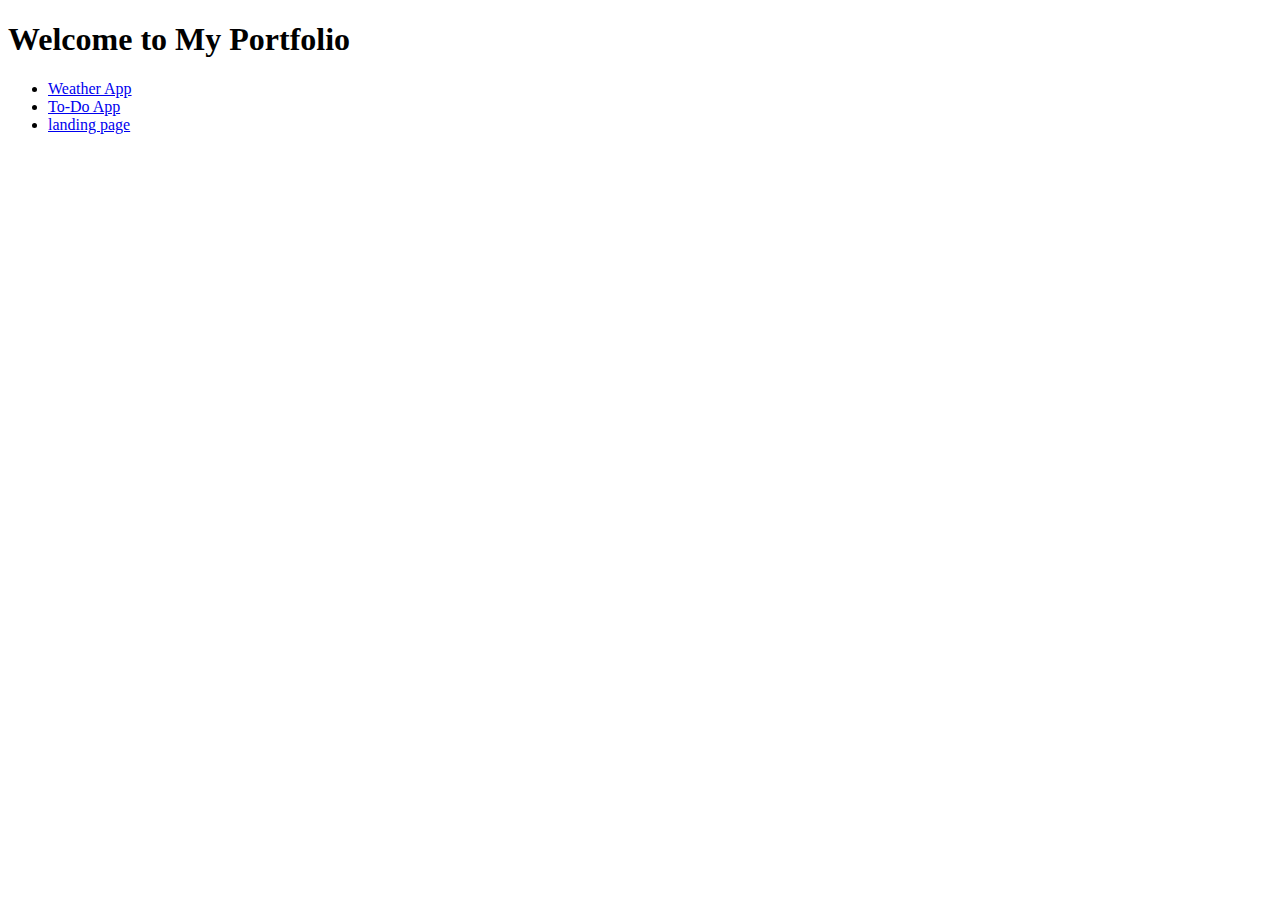
<file: index.html>
<!DOCTYPE html>
<html lang="en">
    <head>
        <meta charset="UTF-8">
        <title> My Portfolio</title>
    </head>
    <body>
        <h1>Welcome to My Portfolio</h1>
        <ul>
            <li>
                <a href="weather-app/">Weather App</a>
            </li>
            <li><a href="todo-app/">To-Do App</a></li>
            <li> <a href="landing page/">landing page</a></li>
        </ul>
    </body>
</html>
</file>
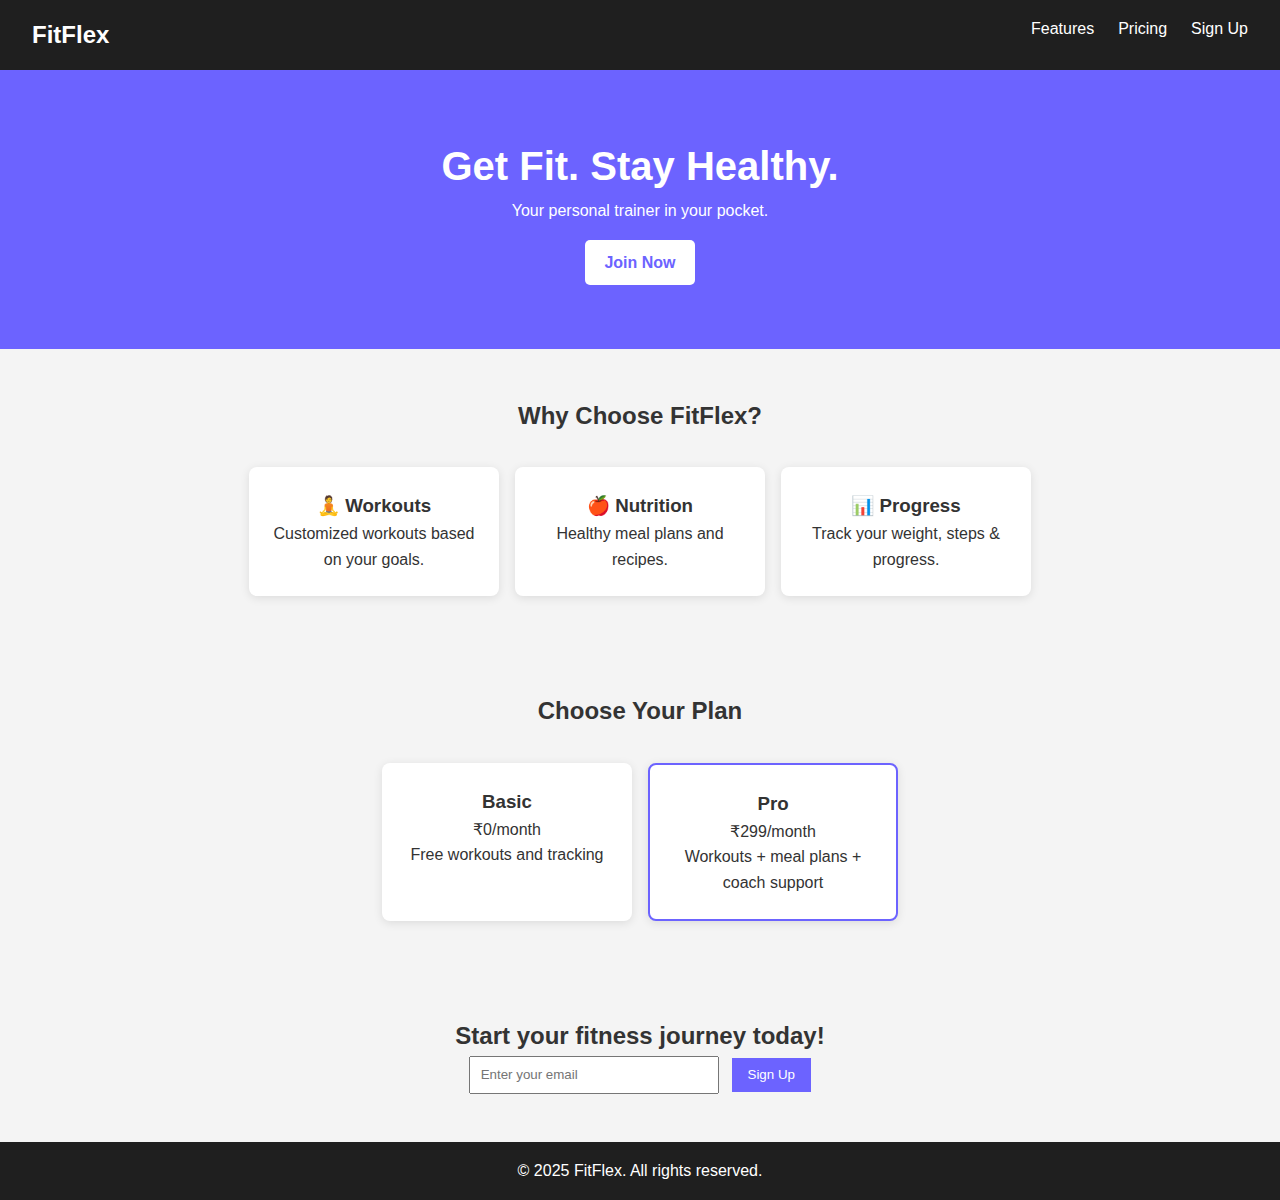
<file: landing page/index.html>
<!DOCTYPE html>
<html lang="en">

<head>
    <meta charset="UTF-8" />
    <meta name="viewport" content="width=device-width, initial-scale=1.0" />
    <title>FitFlex - Fitness App</title>
    <link rel="stylesheet" href="style.css" />
</head>

<body>

    <!-- Navbar -->
    <header class="navbar">
        <div class="logo">FitFlex</div>
        <nav>
            <ul class="nav-links">
                <li><a href="#features">Features</a></li>
                <li><a href="#pricing">Pricing</a></li>
                <li><a href="#signup">Sign Up</a></li>
            </ul>
        </nav>
    </header>

    <!-- Hero Section -->
    <section class="hero">
        <h1>Get Fit. Stay Healthy.</h1>
        <p>Your personal trainer in your pocket.</p>
        <a href="#signup" class="btn">Join Now</a>
    </section>

    <!-- Features -->
    <section id="features" class="features">
        <h2>Why Choose FitFlex?</h2>
        <div class="cards">
            <div class="card">
                <h3>🧘 Workouts</h3>
                <p>Customized workouts based on your goals.</p>
            </div>
            <div class="card">
                <h3>🍎 Nutrition</h3>
                <p>Healthy meal plans and recipes.</p>
            </div>
            <div class="card">
                <h3>📊 Progress</h3>
                <p>Track your weight, steps & progress.</p>
            </div>
        </div>
    </section>

    <!-- Pricing -->
    <section id="pricing" class="pricing">
        <h2>Choose Your Plan</h2>
        <div class="cards">
            <div class="card">
                <h3>Basic</h3>
                <p>₹0/month</p>
                <p>Free workouts and tracking</p>
            </div>
            <div class="card premium">
                <h3>Pro</h3>
                <p>₹299/month</p>
                <p>Workouts + meal plans + coach support</p>
            </div>
        </div>
    </section>

    <!-- Signup -->
    <section id="signup" class="signup">
        <h2>Start your fitness journey today!</h2>
        <form>
            <input type="email" placeholder="Enter your email" required />
            <button type="submit">Sign Up</button>
        </form>
    </section>

    <!-- Footer -->
    <footer>
        <p>© 2025 FitFlex. All rights reserved.</p>
    </footer>

</body>

</html>
</file>
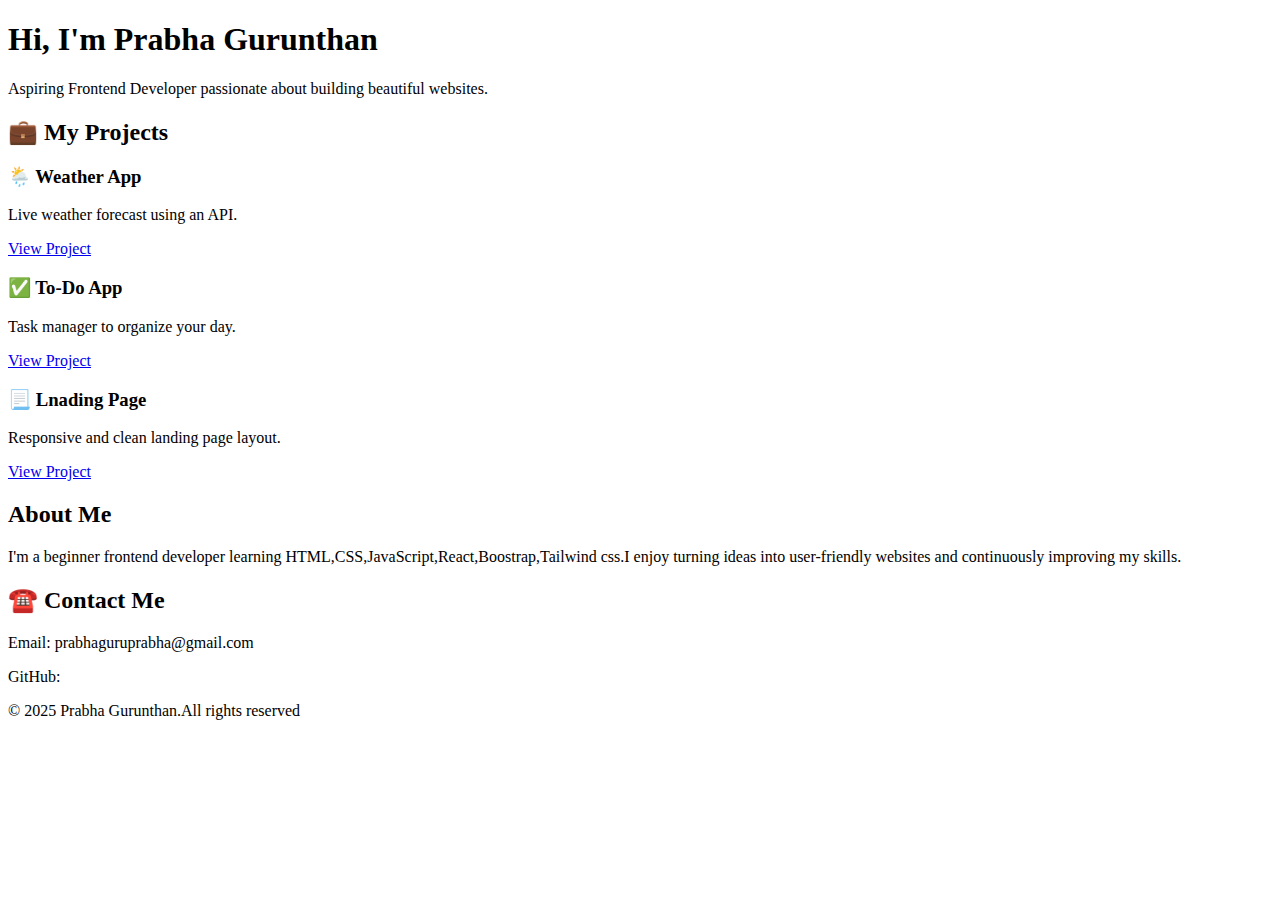
<file: portfolio/index.html>
<!DOCTYPE html>
<html lang="en">
    <head>
        <meta charset="UTF-8">
        <title> Prabha Gurunthan| Frontend Developer</title>
        <linl rel="stylesheet" href="style.css">
    </head>
    <body>
        <header class="hero">
            <h1> Hi, I'm Prabha Gurunthan</h1>
            <p> Aspiring Frontend Developer passionate about building beautiful websites.</p>
        </header>
        <section class="projects">
            <h2> 💼 My Projects</h2>
            <div class="project-llist">
                <div class="project">
                    <h3>🌦️ Weather App</h3>
                    <p>Live weather forecast using an API.</p>
                    <a href=
                   " https://prabha-gurunathan13.github.io/portfolio-project-my-website/weather-app" target="_blank">
                View Project</a>
                    
                </div>
                
                    <div class="project">
                        <h3>✅ To-Do App</h3>
                        <p>Task manager to organize your day.</p>
                        <a href=" https://prabha-gurunathan13.github.io/portfolio-project-my-website/todo- app" target="_blank">
                            View Project</a>
                
                        </div><div class="project">
                            <h3>📃 Lnading Page</h3>
                            <p>Responsive and clean landing page layout.</p>
                            <a href=" https://prabha-gurunathan13.github.io/portfolio-project-my-website/landing page" target="_blank">
                                View Project</a>
                        
                        </div>
    


            </div>
        </section>
        <section class="about">
            <h2> About Me</h2>
            <p>I'm a beginner frontend developer learning HTML,CSS,JavaScript,React,Boostrap,Tailwind css.I enjoy turning ideas into user-friendly websites and continuously improving my skills.</p>
        </section>
        <section class="contact">
            <h2>☎️ Contact Me</h2>
            <p>Email: prabhaguruprabha@gmail.com</p>
            <p>GitHub: <a href="https://prabha-gurunathan13.github.io/portfolio-project-my-website/"></a></p>
        </section>
        <footer>
            <p>&copy; 2025 Prabha Gurunthan.All rights reserved</p>
        </footer>

    </body>
    
</html>
</file>
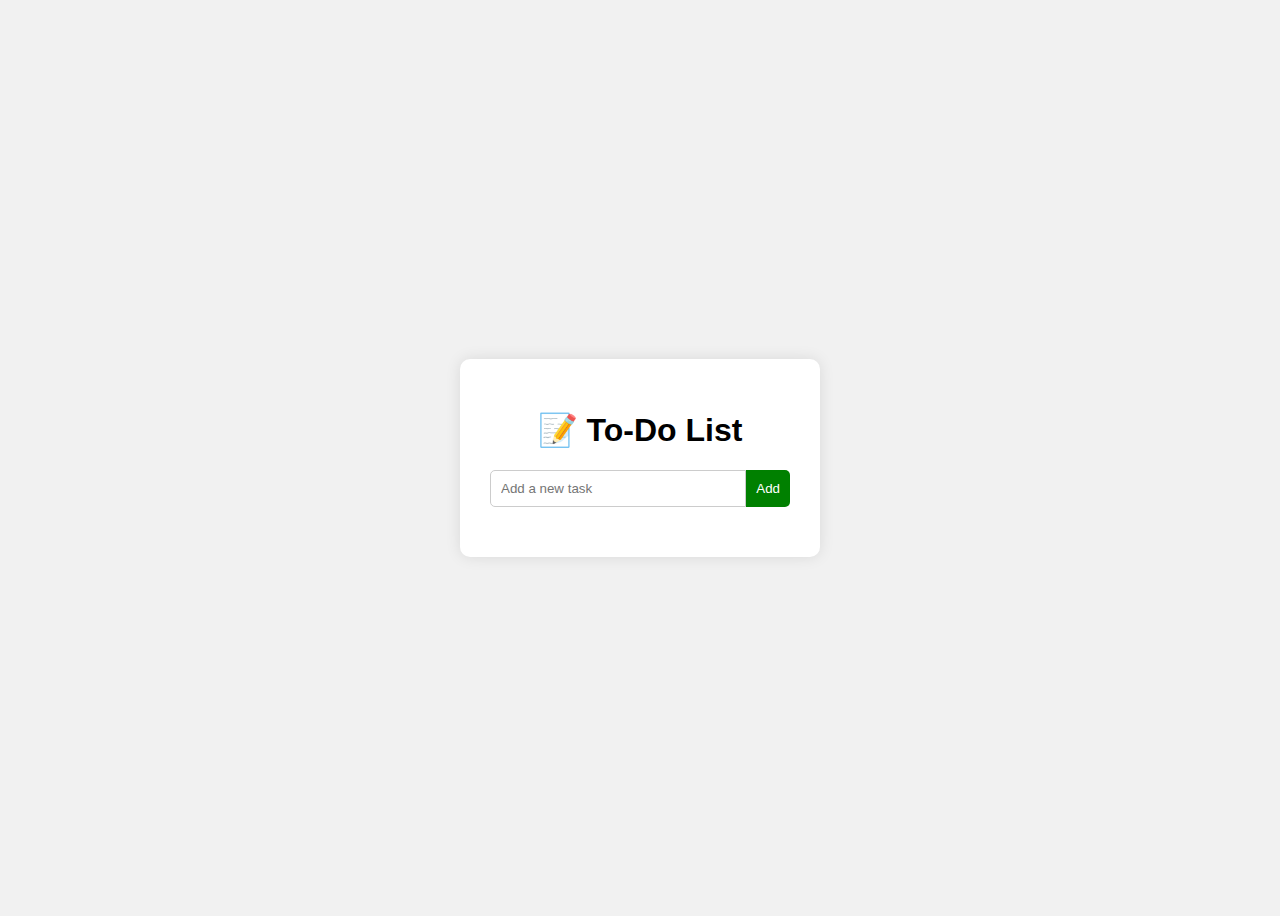
<file: project2-todo app/index.html>
<!DOCTYPE html>
<html lang="en">

<head>
    <meta charset="UTF-8" />
    <meta name="viewport" content="width=device-width, initial-scale=1.0" />
    <title>To-Do List</title>
    <link rel="stylesheet" href="style.css" />
</head>

<body>
    <div class="container">
        <h1>📝 To-Do List</h1>
        <div class="input-area">
            <input type="text" id="task-input" placeholder="Add a new task" />
            <button onclick="addTask()">Add</button>
        </div>
        <ul id="task-list"></ul>
    </div>

    <script src="script.js"></script>
</body>

</html>
</file>
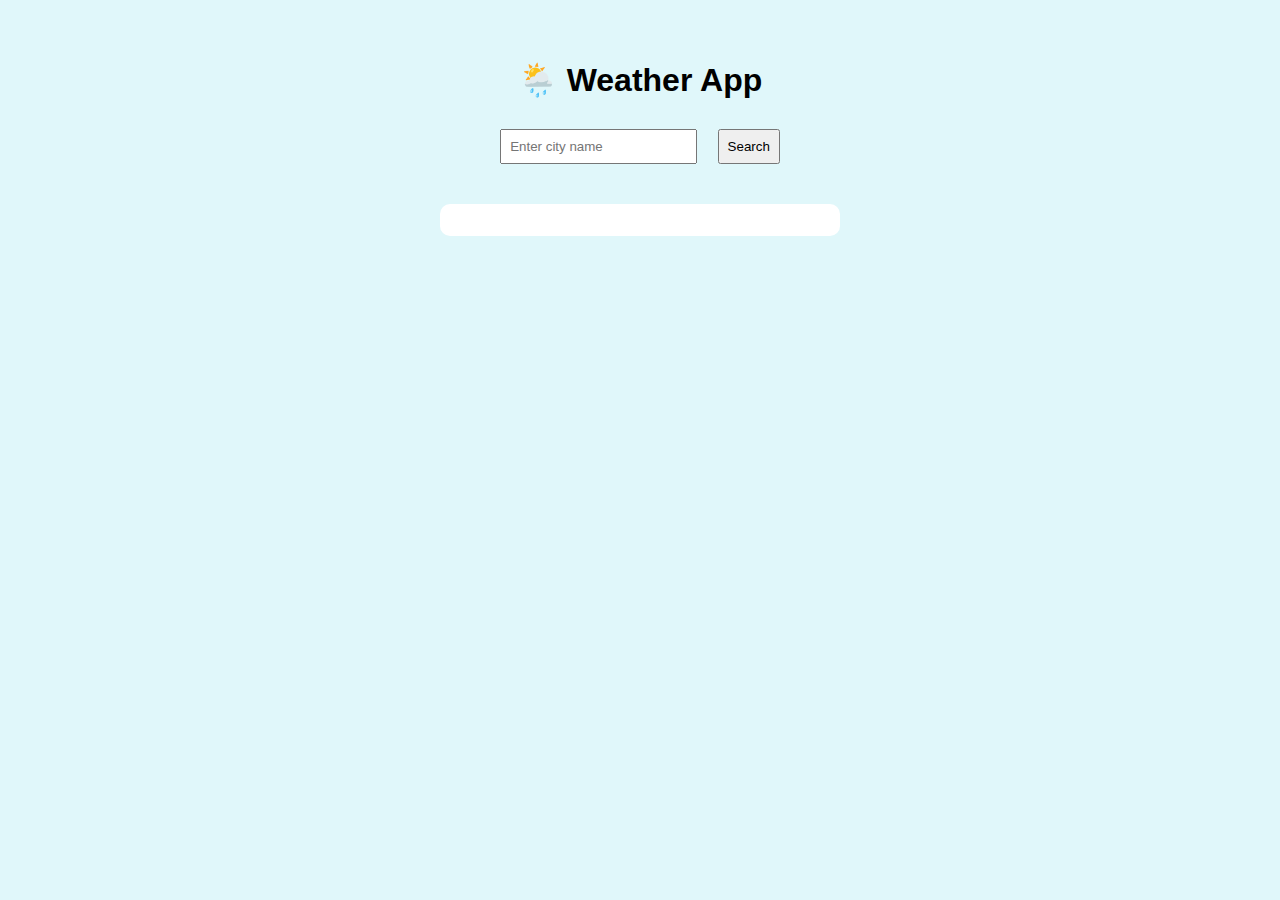
<file: weather-app/index.html>
<!DOCTYPE html>
<html lang="en">
<head>
  <meta charset="UTF-8">
  <meta name="viewport" content="width=device-width, initial-scale=1">
  <title>Weather App</title>
  <link rel="stylesheet" href="style.css">
</head>
<body>
  <div class="container">
    <h1>🌦️ Weather App</h1>
    <input type="text" id="city" placeholder="Enter city name">
    <button onclick="getWeather()">Search</button>
    <div id="weather-result"></div>
  </div>

  <script src="script.js"></script>
</body>
</html>
</file>
<file: landing page/style.css>
* {
    margin: 0;
    padding: 0;
    box-sizing: border-box;
}

body {
    font-family: 'Segoe UI', sans-serif;
    line-height: 1.6;
    background: #f4f4f4;
    color: #333;
}

.navbar {
    background: #1f1f1f;
    color: white;
    display: flex;
    justify-content: space-between;
    padding: 1rem 2rem;
}

.logo {
    font-size: 1.5rem;
    font-weight: bold;
}

.nav-links {
    list-style: none;
    display: flex;
    gap: 1.5rem;
}

.nav-links li a {
    color: white;
    text-decoration: none;
}

.hero {
    background: #6c63ff;
    color: white;
    text-align: center;
    padding: 4rem 2rem;
}

.hero h1 {
    font-size: 2.5rem;
}

.btn {
    display: inline-block;
    margin-top: 1rem;
    padding: 0.6rem 1.2rem;
    background: white;
    color: #6c63ff;
    text-decoration: none;
    border-radius: 5px;
    font-weight: bold;
}

.features,
.pricing,
.signup {
    padding: 3rem 2rem;
    text-align: center;
}

.cards {
    display: flex;
    gap: 1rem;
    justify-content: center;
    flex-wrap: wrap;
    margin-top: 2rem;
}

.card {
    background: white;
    padding: 1.5rem;
    border-radius: 8px;
    width: 250px;
    box-shadow: 0 2px 10px rgba(0, 0, 0, 0.1);
}

.premium {
    border: 2px solid #6c63ff;
}

.signup input {
    padding: 0.6rem;
    width: 250px;
    margin-right: 0.5rem;
}

.signup button {
    padding: 0.6rem 1rem;
    background: #6c63ff;
    color: white;
    border: none;
    cursor: pointer;
}

footer {
    background: #1f1f1f;
    color: white;
    text-align: center;
    padding: 1rem; }
        @media (max-width: 768px) {
            .nav-links {
                flex-direction: column;
                align-items: center;
                gap: 1rem;
            }
    
            .cards {
                flex-direction: column;
                align-items: center;
            }
    
            .signup input {
                width: 100%;
                margin-bottom: 0.5rem;
            }
    
            .signup form {
                display: flex;
                flex-direction: column;
                align-items: center;
            }
        }
</file>
<file: project2-todo app/style.css>
body {
  font-family: Arial, sans-serif;
  background-color: #f1f1f1;
  display: flex;
  justify-content: center;
  align-items: center;
  height: 100vh;
}

.container {
  background: white;
  padding: 30px;
  border-radius: 10px;
  box-shadow: 0 0 15px rgba(0, 0, 0, 0.1);
  width: 300px;
  text-align: center;
}

.input-area {
  display: flex;
  margin-bottom: 20px;
}

input {
  flex: 1;
  padding: 10px;
  border: 1px solid #ccc;
  border-radius: 5px 0 0 5px;
}

button {
  padding: 10px;
  border: none;
  background: green;
  color: white;
  cursor: pointer;
  border-radius: 0 5px 5px 0;
}

ul {
  list-style: none;
  padding: 0;
}

li {
  background: #f9f9f9;
  margin-top: 10px;
  padding: 10px 35px 10px 10px;
  border-radius: 5px;
  position: relative;
  cursor: pointer;
  text-align: left;
}

li.completed {
  text-decoration: line-through;
  color: gray;
}

li span {
  position: absolute;
  right: 10px;
  top: 10px;
  color: red;
  font-weight: bold;
  cursor: pointer;
}
</file>
<file: weather-app/style.css>
body {
    font-family: Arial, sans-serif;
    text-align: center;
    background: #e0f7fa;
    padding: 2rem;
}

.container {
    max-width: 400px;
    margin: auto;
}

input,
button {
    padding: 0.5rem;
    margin: 0.5rem;
}

#weather-result {
    margin-top: 2rem;
    background: #fff;
    padding: 1rem;
    border-radius: 10px; }
</file>
